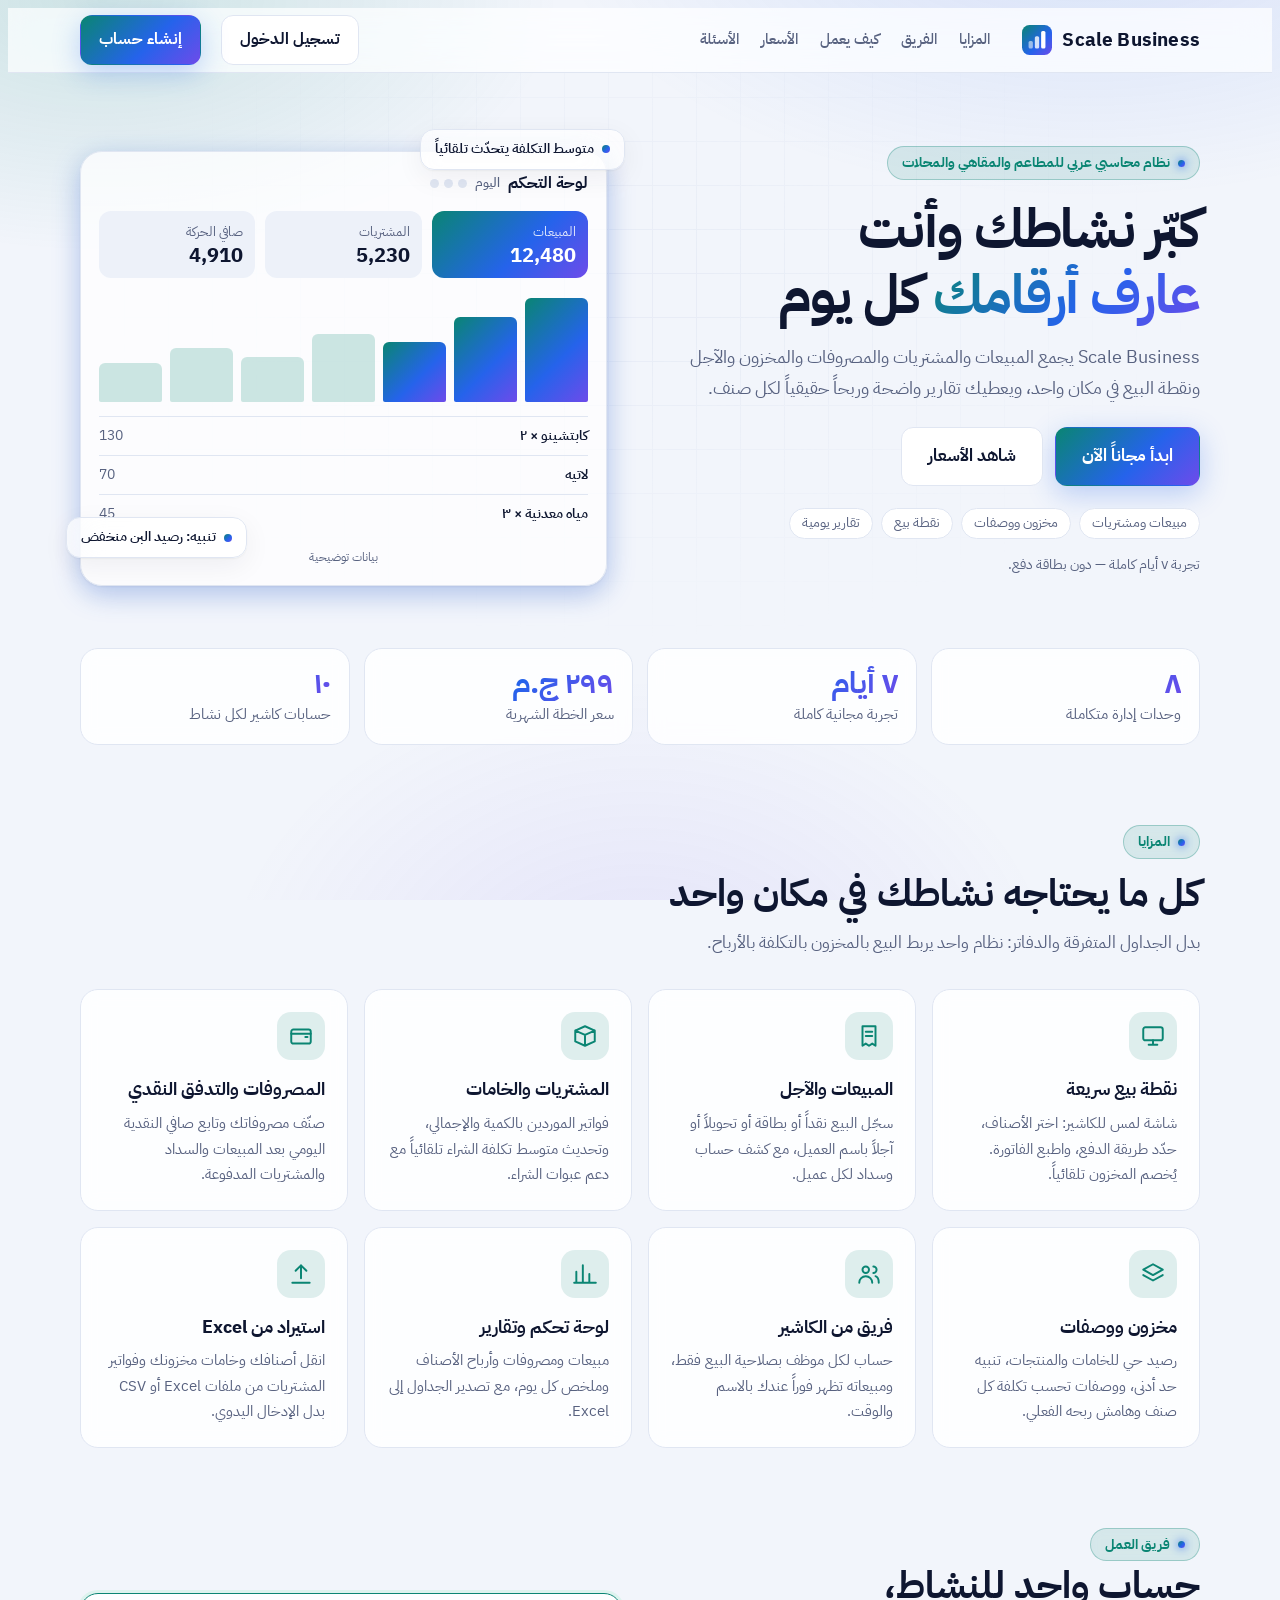
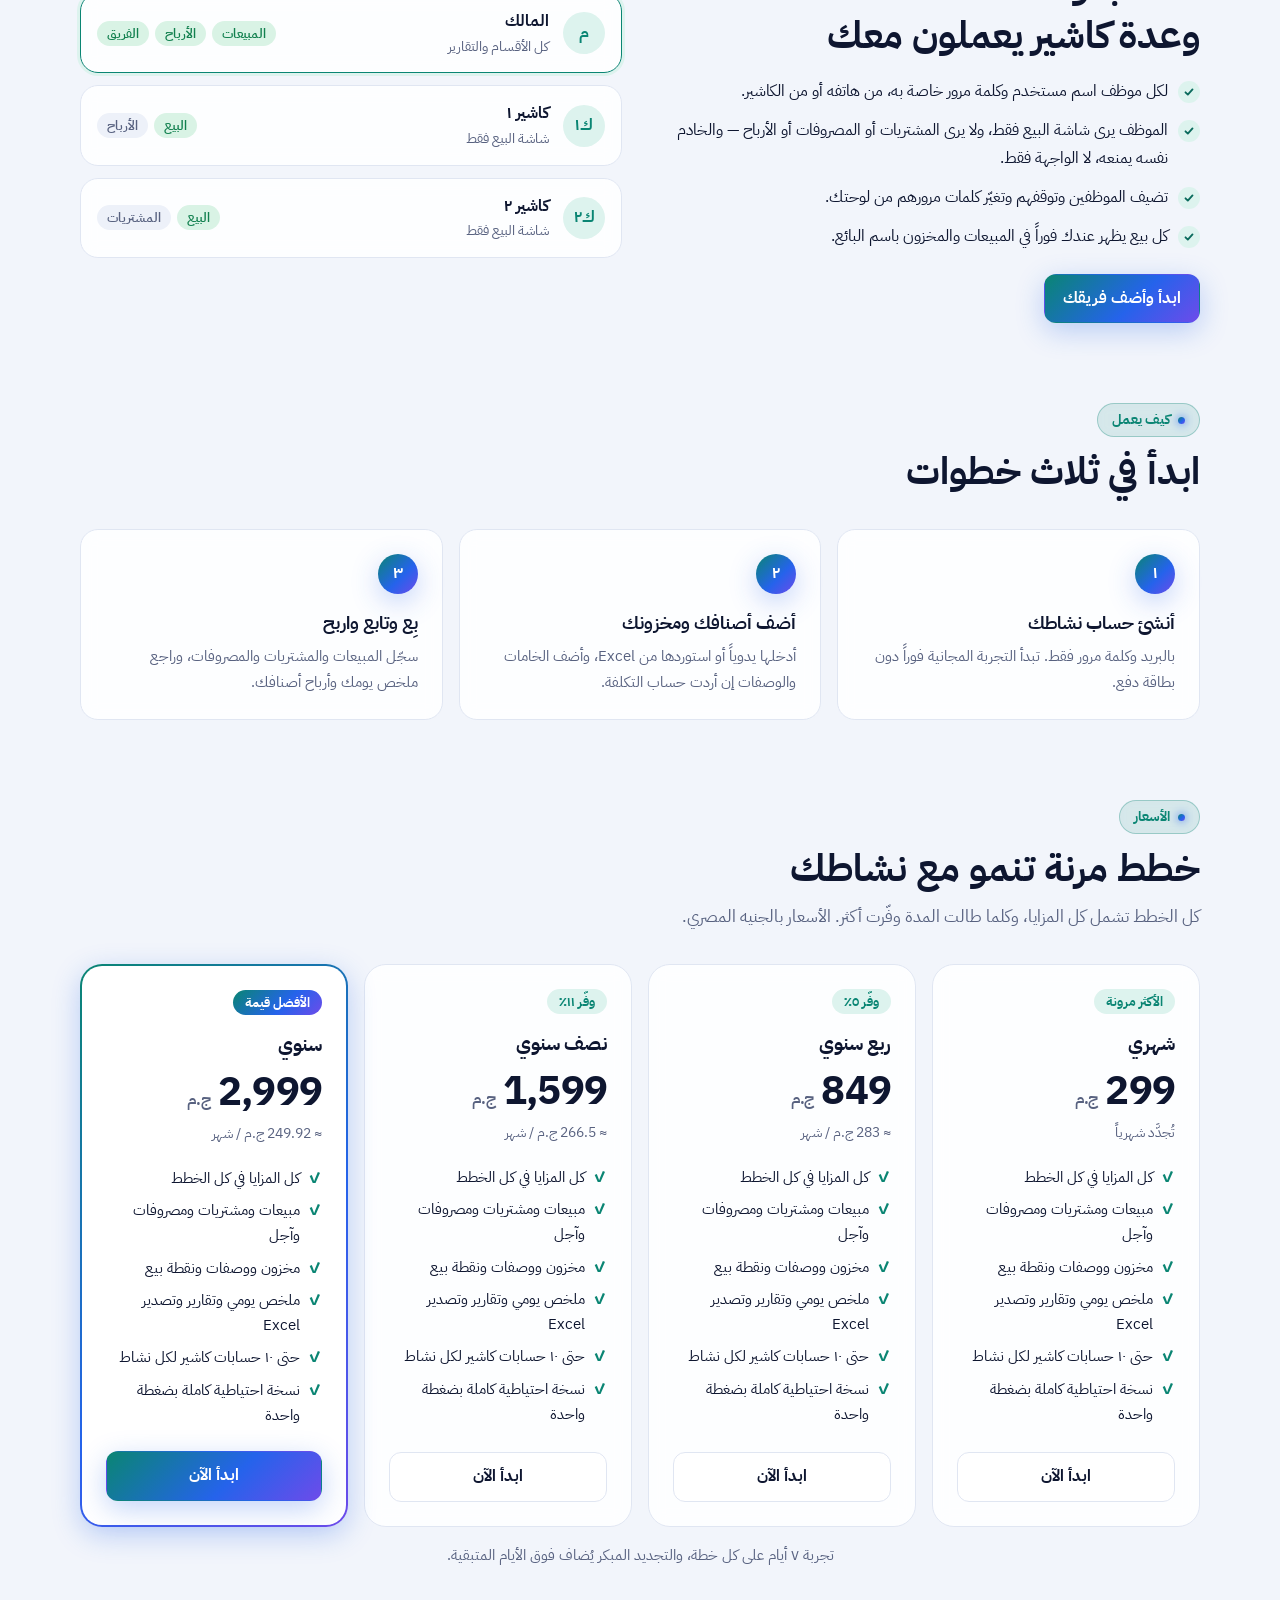
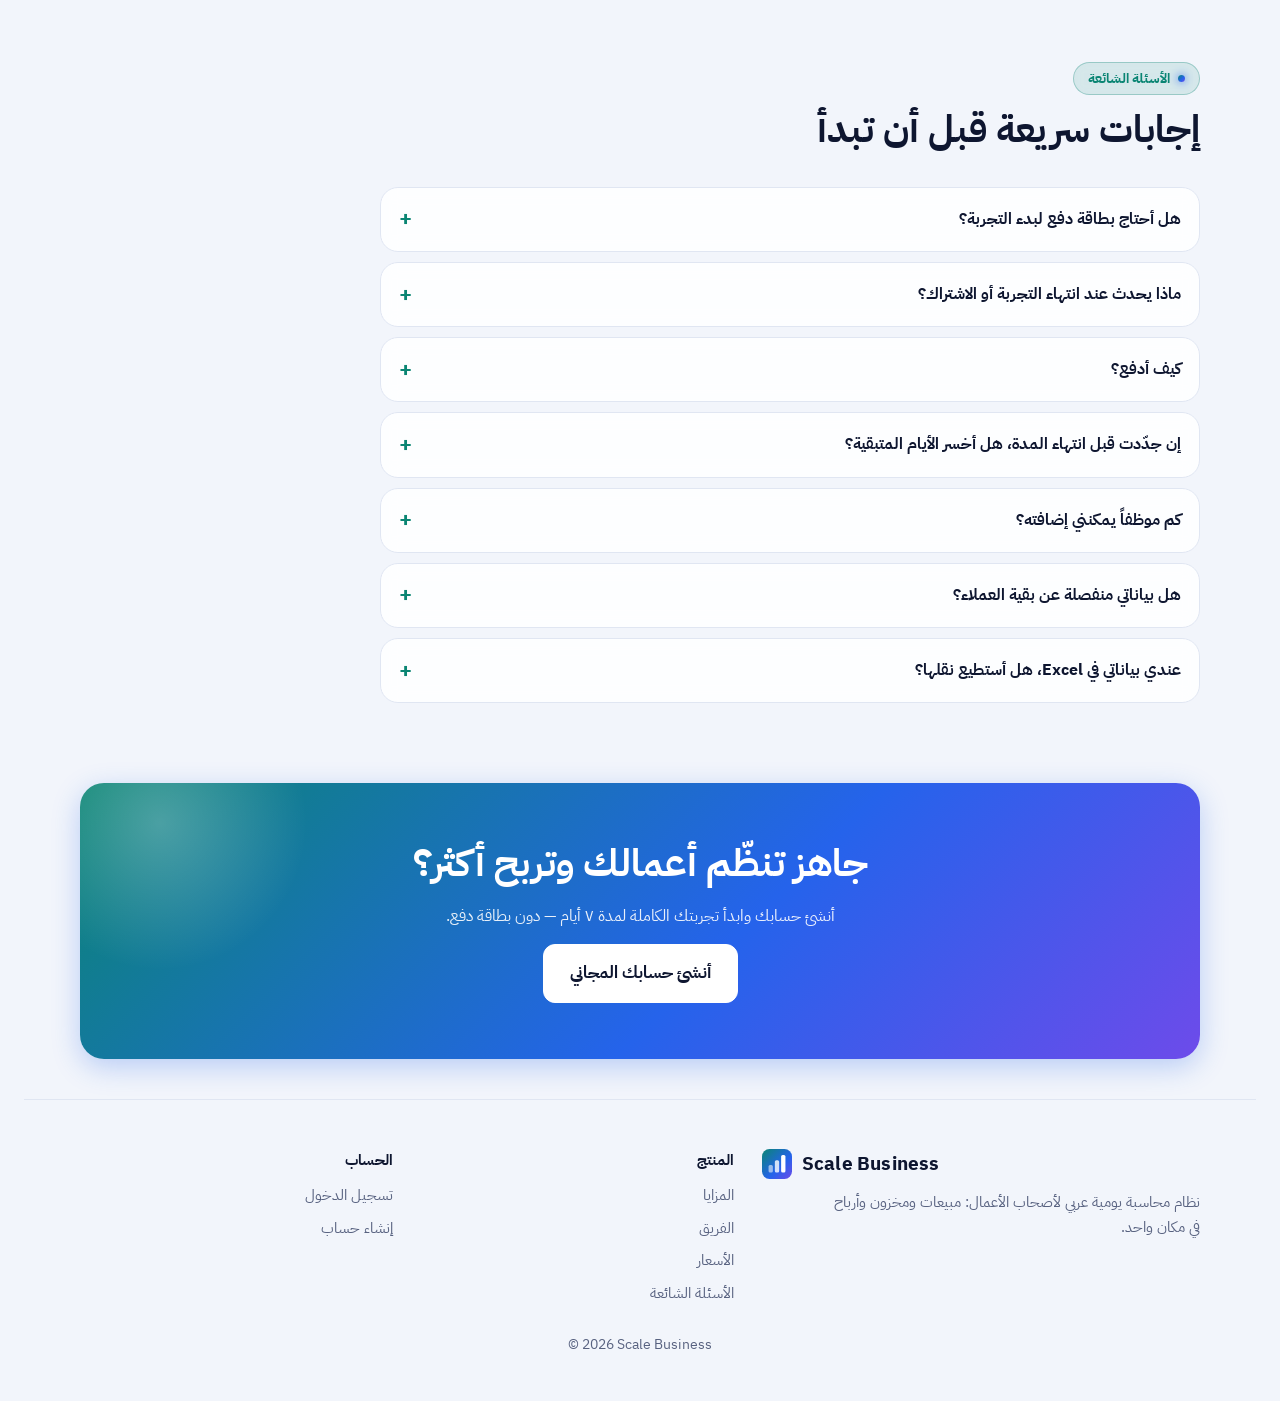
<file: public_html/scale-business/index.html>
<!doctype html>
<html lang="ar" dir="rtl">
<head>
<meta charset="utf-8">
<meta name="viewport" content="width=device-width,initial-scale=1,viewport-fit=cover">
<meta name="theme-color" content="#0B6B5D">
<title>Scale Business</title>
<meta name="claude:viewport-fit-sides" content="cover">
<meta name="description" content="Scale Business: نظام محاسبة يومية عربي للمطاعم والمقاهي والمحلات — مبيعات ومشتريات ومخزون ووصفات وآجل ونقطة بيع. جرّب ٧ أيام مجاناً.">
<link rel="icon" href="data:image/svg+xml,%3Csvg xmlns='http://www.w3.org/2000/svg' viewBox='0 0 32 32'%3E%3Crect width='32' height='32' rx='8' fill='%230B6B5D'/%3E%3Crect x='7' y='17' width='4.6' height='8' rx='1.6' fill='white' opacity='.55'/%3E%3Crect x='13.7' y='12' width='4.6' height='13' rx='1.6' fill='white' opacity='.8'/%3E%3Crect x='20.4' y='6.5' width='4.6' height='18.5' rx='1.6' fill='white'/%3E%3C/svg%3E">
<link rel="stylesheet" href="https://fonts.googleapis.com/css2?family=IBM+Plex+Sans+Arabic:wght@400;500;600;700;800&display=swap">
<style>
:root{--bg:#F3F6F5;--surface:#FFFFFF;--surface-2:#EAF0EE;--ink:#13211F;--muted:#55676409;--line:#D5DEDC;--accent:#0B6B5D;--accent-ink:#FFFFFF;--accent-soft:#D9EEE9;--good:#17794A;--good-soft:#D8F0E3;--warn:#9A5608;--warn-soft:#FBEBD3;--shadow:0 1px 2px rgba(19,33,31,.06),0 10px 30px rgba(19,33,31,.07);--font:'IBM Plex Sans Arabic','Segoe UI',Tahoma,Arial,sans-serif}
:root{--muted:#566865}
@media (prefers-color-scheme:dark){:root:not([data-theme="light"]){--bg:#0C1312;--surface:#141F1D;--surface-2:#1A2826;--ink:#E6F0EE;--muted:#93A8A4;--line:#27373A;--accent:#3DBBA4;--accent-ink:#06211C;--accent-soft:#17352F;--good:#59C58C;--good-soft:#143324;--warn:#E0A04A;--warn-soft:#3A2A12;--shadow:0 1px 2px rgba(0,0,0,.4),0 10px 30px rgba(0,0,0,.35);color-scheme:dark}}
:root[data-theme="dark"]{--bg:#0C1312;--surface:#141F1D;--surface-2:#1A2826;--ink:#E6F0EE;--muted:#93A8A4;--line:#27373A;--accent:#3DBBA4;--accent-ink:#06211C;--accent-soft:#17352F;--good:#59C58C;--good-soft:#143324;--warn:#E0A04A;--warn-soft:#3A2A12;--shadow:0 1px 2px rgba(0,0,0,.4),0 10px 30px rgba(0,0,0,.35);color-scheme:dark}
*{box-sizing:border-box}
html{scroll-behavior:smooth}
body{background:var(--bg);color:var(--ink);font-family:var(--font);font-size:16px;line-height:1.7;padding-left:max(16px,env(safe-area-inset-left,0px));padding-right:max(16px,env(safe-area-inset-right,0px));padding-block:0}
a{color:inherit;text-decoration:none}
button{font:inherit}
.c{max-width:1120px;margin-inline:auto}
.num{font-variant-numeric:tabular-nums;direction:ltr;unicode-bidi:isolate;display:inline-block}
.lg{width:30px;height:30px;flex:none}
.brand{display:flex;align-items:center;gap:10px;font-weight:800;font-size:19px;letter-spacing:.01em;direction:ltr;white-space:nowrap}
@media(max-width:420px){.brand{font-size:17px;gap:8px}.lg{width:26px;height:26px}.hd .c{gap:10px}.btn{padding:9px 14px}}
/* header */
.hd{position:sticky;top:env(safe-area-inset-top,0px);z-index:20;background:color-mix(in srgb,var(--bg) 88%,transparent);backdrop-filter:blur(10px);margin-inline:calc(-1*max(16px,env(safe-area-inset-left,0px)));padding-inline:max(16px,env(safe-area-inset-left,0px));border-bottom:1px solid var(--line)}
body::before{content:"";position:fixed;inset:0 0 auto;height:env(safe-area-inset-top,0px);z-index:30;background:var(--bg)}
.hd .c{display:flex;align-items:center;gap:20px;min-height:64px}
.nav{display:flex;gap:22px;margin-inline-start:12px;color:var(--muted);font-weight:500;font-size:15px}
.nav a:hover{color:var(--ink)}
.sp{flex:1}
.btn{display:inline-flex;align-items:center;justify-content:center;gap:8px;border-radius:10px;padding:10px 18px;font-weight:700;border:1px solid var(--line);background:var(--surface);color:var(--ink);cursor:pointer;white-space:nowrap}
.btn:hover{border-color:var(--accent)}
.btn.pri{background:var(--accent);border-color:var(--accent);color:var(--accent-ink)}
.btn.pri:hover{filter:brightness(1.08)}
.btn.lgb{padding:14px 26px;font-size:17px;border-radius:12px}
@media(max-width:820px){.nav{display:none}.hd .btn.ghost{display:none}}
:focus-visible{outline:2px solid var(--accent);outline-offset:3px}
/* hero */
.hero{display:grid;gap:40px;grid-template-columns:minmax(0,1.05fr) minmax(0,1fr);align-items:center;padding-block:72px 40px}
@media(max-width:900px){.hero{grid-template-columns:1fr;padding-block:36px 24px}}
.eyebrow{display:inline-flex;align-items:center;gap:8px;background:var(--accent-soft);color:var(--accent);padding:4px 14px;border-radius:999px;font-size:14px;font-weight:700}
h1{font-size:clamp(32px,5.2vw,54px);line-height:1.22;margin:16px 0 14px;font-weight:800;text-wrap:balance}
h1 em{font-style:normal;color:var(--accent)}
.lead{font-size:18px;color:var(--muted);max-width:56ch;margin:0 0 24px}
.cta{display:flex;gap:12px;flex-wrap:wrap}
.tags{display:flex;gap:8px;flex-wrap:wrap;margin-top:22px}
.tags span{font-size:13.5px;color:var(--muted);border:1px solid var(--line);border-radius:999px;padding:3px 12px;background:var(--surface)}
.note{margin-top:14px;font-size:14px;color:var(--muted)}
/* mock dashboard */
.mock{background:var(--surface);border:1px solid var(--line);border-radius:18px;box-shadow:var(--shadow);padding:18px;display:flex;flex-direction:column;gap:14px;min-width:0}
.mock .top{display:flex;align-items:center;gap:8px;font-weight:700}
.mock .top small{color:var(--muted);font-weight:500}
.dots{display:flex;gap:5px;margin-inline-start:auto;direction:ltr}.dots i{width:9px;height:9px;border-radius:50%;background:var(--line)}
.k3{display:grid;grid-template-columns:repeat(3,minmax(0,1fr));gap:10px}
.k{background:var(--surface-2);border-radius:12px;padding:10px 12px;min-width:0}
.k .l{font-size:12.5px;color:var(--muted)}.k .v{font-size:20px;font-weight:800;line-height:1.3}
.k.m{background:var(--accent);color:var(--accent-ink)}.k.m .l{color:inherit;opacity:.85}
.bars{display:flex;align-items:flex-end;gap:8px;height:110px;padding-top:6px;direction:ltr}
.bars i{flex:1;background:var(--accent-soft);border-radius:6px 6px 2px 2px;min-width:0}
.bars i:nth-child(n+5){background:var(--accent)}
.rows{display:flex;flex-direction:column;font-size:14px}
.rows div{display:flex;justify-content:space-between;gap:10px;padding-block:7px;border-top:1px solid var(--line)}
.rows b{font-weight:600}.rows span{color:var(--muted)}
.demo{font-size:12px;color:var(--muted);text-align:center}
/* stats */
.stats{display:grid;grid-template-columns:repeat(auto-fit,minmax(min(100%,200px),1fr));gap:14px;padding-block:16px 8px}
.stat{background:var(--surface);border:1px solid var(--line);border-radius:14px;padding:16px 18px}
.stat b{display:block;font-size:30px;line-height:1.2;color:var(--accent);font-weight:800}
.stat span{color:var(--muted);font-size:14.5px}
/* sections */
section{padding-block:72px 8px}
.sh{max-width:680px;margin-bottom:32px}
.sh .eyebrow{margin-bottom:10px}
h2{font-size:clamp(26px,3.6vw,38px);line-height:1.3;margin:0 0 10px;font-weight:800;text-wrap:balance}
.sh p{margin:0;color:var(--muted);font-size:17px}
.grid4{display:grid;grid-template-columns:repeat(auto-fit,minmax(min(100%,250px),1fr));gap:16px}
.card{background:var(--surface);border:1px solid var(--line);border-radius:16px;padding:22px;min-width:0;transition:transform .15s,border-color .15s}
.card:hover{border-color:var(--accent);transform:translateY(-2px)}
.card h3{margin:14px 0 6px;font-size:18px}
.card p{margin:0;color:var(--muted);font-size:15px}
.ic{width:26px;height:26px;color:var(--accent)}
.ib{width:48px;height:48px;border-radius:12px;background:var(--accent-soft);display:grid;place-items:center}
/* sellers */
.two{display:grid;gap:36px;grid-template-columns:minmax(0,1fr) minmax(0,1fr);align-items:center}
@media(max-width:900px){.two{grid-template-columns:1fr}}
.ul{list-style:none;margin:18px 0 24px;padding:0;display:flex;flex-direction:column;gap:12px}
.ul li{display:flex;gap:10px;align-items:flex-start}
.ul li::before{content:"";flex:none;width:22px;height:22px;margin-top:3px;border-radius:50%;background:var(--accent-soft) url("data:image/svg+xml,%3Csvg xmlns='http://www.w3.org/2000/svg' viewBox='0 0 24 24' fill='none' stroke='%230B6B5D' stroke-width='3.2' stroke-linecap='round' stroke-linejoin='round'%3E%3Cpath d='M6 12.5l4 4 8-9'/%3E%3C/svg%3E") center/14px no-repeat}
.roles{display:flex;flex-direction:column;gap:12px}
.role{background:var(--surface);border:1px solid var(--line);border-radius:14px;padding:14px 16px;display:flex;align-items:center;gap:14px;min-width:0}
.role.own{border-color:var(--accent);box-shadow:0 0 0 3px var(--accent-soft)}
.av{width:42px;height:42px;border-radius:50%;background:var(--accent-soft);color:var(--accent);display:grid;place-items:center;font-weight:800;flex:none}
.role .t{font-weight:700}.role .s{font-size:13.5px;color:var(--muted)}
.chips{display:flex;gap:6px;flex-wrap:wrap;margin-inline-start:auto}
.chip{font-size:12.5px;font-weight:600;padding:2px 10px;border-radius:999px;background:var(--good-soft);color:var(--good);white-space:nowrap}
.chip.no{background:var(--surface-2);color:var(--muted)}
@media(max-width:520px){.role{flex-wrap:wrap}.chips{margin-inline-start:0}}
/* steps */
.steps{display:grid;grid-template-columns:repeat(auto-fit,minmax(min(100%,260px),1fr));gap:16px;counter-reset:s}
.step{background:var(--surface);border:1px solid var(--line);border-radius:16px;padding:24px;position:relative}
.step::before{counter-increment:s;content:counter(s,arabic-indic);display:grid;place-items:center;width:40px;height:40px;border-radius:50%;background:var(--accent);color:var(--accent-ink);font-weight:800;margin-bottom:14px}
.step h3{margin:0 0 6px;font-size:18px}.step p{margin:0;color:var(--muted);font-size:15px}
/* pricing */
.plans{display:grid;grid-template-columns:repeat(auto-fit,minmax(min(100%,235px),1fr));gap:16px;align-items:stretch}
.plan{background:var(--surface);border:1px solid var(--line);border-radius:18px;padding:24px;display:flex;flex-direction:column;gap:6px;min-width:0;position:relative}
.plan.best{border:2px solid var(--accent);box-shadow:var(--shadow)}
.badge{align-self:flex-start;font-size:12.5px;font-weight:700;background:var(--accent-soft);color:var(--accent);padding:2px 12px;border-radius:999px}
.plan.best .badge{background:var(--accent);color:var(--accent-ink)}
.plan h3{margin:8px 0 0;font-size:19px}
.price{font-size:40px;font-weight:800;line-height:1.2}.price small{font-size:16px;font-weight:600;color:var(--muted)}
.per{font-size:14px;color:var(--muted);min-height:23px}
.plan ul{list-style:none;padding:0;margin:14px 0 18px;display:flex;flex-direction:column;gap:8px;font-size:14.5px;flex:1}
.plan li{display:flex;gap:8px}.plan li::before{content:"✓";color:var(--accent);font-weight:800}
.plan .btn{width:100%}
.pnote{margin-top:16px;color:var(--muted);font-size:14.5px;text-align:center}
/* faq */
.faq{max-width:820px;display:flex;flex-direction:column;gap:10px}
details{background:var(--surface);border:1px solid var(--line);border-radius:14px;padding:4px 18px}
summary{cursor:pointer;font-weight:700;padding-block:14px;list-style:none;display:flex;justify-content:space-between;gap:12px;align-items:center}
summary::-webkit-details-marker{display:none}
summary::after{content:"+";font-size:22px;color:var(--accent);line-height:1}
details[open] summary::after{content:"−"}
details p{margin:0 0 16px;color:var(--muted)}
/* final */
.final{margin-top:72px;background:var(--accent);color:var(--accent-ink);border-radius:24px;padding:clamp(28px,5vw,56px);text-align:center;display:flex;flex-direction:column;align-items:center;gap:14px}
.final h2{margin:0}.final p{margin:0;opacity:.9}
.final .btn{background:var(--accent-ink);color:var(--accent);border-color:var(--accent-ink)}
/* footer */
footer{padding-block:48px 36px;margin-top:40px;border-top:1px solid var(--line)}
.fg{display:grid;gap:28px;grid-template-columns:minmax(0,1.4fr) repeat(2,minmax(0,1fr))}
@media(max-width:700px){.fg{grid-template-columns:1fr 1fr}.fg>:first-child{grid-column:1/-1}}
footer p{color:var(--muted);font-size:14.5px;margin:10px 0 0;max-width:42ch}
footer h4{margin:0 0 10px;font-size:15px}
footer ul{list-style:none;margin:0;padding:0;display:flex;flex-direction:column;gap:8px;color:var(--muted);font-size:14.5px}
footer ul a:hover{color:var(--accent)}
.copy{margin-top:28px;color:var(--muted);font-size:13.5px;text-align:center}
@media (prefers-reduced-motion:reduce){html{scroll-behavior:auto}.card{transition:none}}

/* =====================================================================
   Modern layer — AI-era look: aurora backdrop, glass surfaces, gradient accents
   ===================================================================== */
:root{
  --bg:#F2F5FB; --surface:#FFFFFF; --surface-2:#EDF1F9; --ink:#0E1630; --muted:#586280; --line:#E0E6F2;
  --accent:#0A8573; --accent-ink:#FFFFFF; --accent-soft:#DDF3EE; --accent-2:#5B4BE0;
  --g1:#0A8573; --g2:#2563EB; --g3:#6D4BEA;
  --grad:linear-gradient(135deg,var(--g1) 0%,var(--g2) 58%,var(--g3) 100%);
  --glow:0 8px 28px rgba(37,99,235,.28);
  --warn:#9A5608; --warn-soft:#FFF0D6; --bad:#BE2A37; --bad-soft:#FDE3E5; --good:#12804F; --good-soft:#D9F3E5;
  --shadow:0 1px 2px rgba(14,22,48,.05),0 8px 28px rgba(14,22,48,.06);
  --glass:rgba(255,255,255,.72);
  --aurora:radial-gradient(900px 480px at 85% -10%,rgba(37,99,235,.14),transparent 60%),radial-gradient(760px 420px at 8% 0%,rgba(10,133,115,.16),transparent 60%),radial-gradient(700px 520px at 50% 110%,rgba(109,75,234,.10),transparent 60%);
  --radius:18px;
}
@media (prefers-color-scheme:dark){:root:not([data-theme="light"]){
  --bg:#060A14; --surface:#0D1424; --surface-2:#131C31; --ink:#E7EDFB; --muted:#8B97B3; --line:#1D2845;
  --accent:#35D6B6; --accent-ink:#04201B; --accent-soft:rgba(53,214,182,.13); --accent-2:#8D7CFF;
  --g1:#35D6B6; --g2:#4C9BFF; --g3:#8D7CFF;
  --grad:linear-gradient(135deg,#35D6B6 0%,#4C9BFF 100%);
  --glow:0 8px 30px rgba(76,155,255,.30);
  --warn:#F0B056; --warn-soft:rgba(240,176,86,.14); --bad:#FF8D96; --bad-soft:rgba(255,141,150,.14); --good:#5FD39A; --good-soft:rgba(95,211,154,.14);
  --shadow:0 1px 2px rgba(0,0,0,.5),0 10px 34px rgba(0,0,0,.35);
  --glass:rgba(13,20,36,.62);
  --aurora:radial-gradient(900px 480px at 85% -10%,rgba(76,155,255,.18),transparent 60%),radial-gradient(760px 420px at 8% 0%,rgba(53,214,182,.16),transparent 60%),radial-gradient(700px 520px at 50% 110%,rgba(141,124,255,.14),transparent 60%);
  color-scheme:dark}}
:root[data-theme="dark"]{
  --bg:#060A14; --surface:#0D1424; --surface-2:#131C31; --ink:#E7EDFB; --muted:#8B97B3; --line:#1D2845;
  --accent:#35D6B6; --accent-ink:#04201B; --accent-soft:rgba(53,214,182,.13); --accent-2:#8D7CFF;
  --g1:#35D6B6; --g2:#4C9BFF; --g3:#8D7CFF;
  --grad:linear-gradient(135deg,#35D6B6 0%,#4C9BFF 100%);
  --glow:0 8px 30px rgba(76,155,255,.30);
  --warn:#F0B056; --warn-soft:rgba(240,176,86,.14); --bad:#FF8D96; --bad-soft:rgba(255,141,150,.14); --good:#5FD39A; --good-soft:rgba(95,211,154,.14);
  --shadow:0 1px 2px rgba(0,0,0,.5),0 10px 34px rgba(0,0,0,.35);
  --glass:rgba(13,20,36,.62);
  --aurora:radial-gradient(900px 480px at 85% -10%,rgba(76,155,255,.18),transparent 60%),radial-gradient(760px 420px at 8% 0%,rgba(53,214,182,.16),transparent 60%),radial-gradient(700px 520px at 50% 110%,rgba(141,124,255,.14),transparent 60%);
  color-scheme:dark}

body::after{content:"";position:fixed;inset:0;z-index:-1;pointer-events:none;background:var(--aurora)}
body::before{background:color-mix(in srgb,var(--bg) 80%,transparent)!important}
.lg>rect:first-child{fill:url(#mzg) var(--accent)}
.hd{background:var(--glass);backdrop-filter:blur(16px) saturate(1.5)}
.btn{border-radius:12px}
.btn.pri{background:var(--grad);border-color:transparent;color:var(--accent-ink);box-shadow:var(--glow)}
.btn.pri:hover{transform:translateY(-1px)}
.eyebrow{background:color-mix(in srgb,var(--accent) 12%,transparent);border:1px solid color-mix(in srgb,var(--accent) 30%,transparent);backdrop-filter:blur(6px)}
.eyebrow::before{content:"";width:7px;height:7px;border-radius:50%;background:var(--grad);box-shadow:0 0 10px var(--g2)}
h1{letter-spacing:-.02em}
h1 em{background:var(--grad);-webkit-background-clip:text;background-clip:text;color:transparent}
.hero{position:relative}
.hero::before{content:"";position:absolute;inset:-20px 0;z-index:-1;background-image:linear-gradient(var(--line) 1px,transparent 1px),linear-gradient(90deg,var(--line) 1px,transparent 1px);background-size:44px 44px;-webkit-mask-image:radial-gradient(ellipse at 50% 40%,#000 10%,transparent 70%);mask-image:radial-gradient(ellipse at 50% 40%,#000 10%,transparent 70%);opacity:.55}
.mock{background:var(--glass);backdrop-filter:blur(14px);border-radius:22px;box-shadow:var(--shadow),var(--glow)}
.k.m{background:var(--grad)}
.bars i{background:color-mix(in srgb,var(--accent) 20%,transparent)}
.bars i:nth-child(n+5){background:var(--grad)}
.float{position:absolute;z-index:3;background:var(--glass);backdrop-filter:blur(12px);border:1px solid var(--line);border-radius:14px;padding:8px 14px;font-size:13.5px;font-weight:600;box-shadow:var(--shadow);display:flex;gap:8px;align-items:center;white-space:nowrap}
.float i{width:8px;height:8px;border-radius:50%;background:var(--grad)}
.mockwrap{position:relative;min-width:0;padding-block:6px}
.f1{top:-16px;inset-inline-start:-18px}.f2{bottom:34px;inset-inline-end:-14px}
@media(max-width:900px){.f1{inset-inline-start:8px}.f2{inset-inline-end:8px}}
.stat,.card,.step,.role,details{background:color-mix(in srgb,var(--surface) 86%,transparent);backdrop-filter:blur(8px);border-radius:18px}
.stat b{background:var(--grad);-webkit-background-clip:text;background-clip:text;color:transparent}
.ib{background:color-mix(in srgb,var(--accent) 13%,transparent);border-radius:14px}
.card:hover{box-shadow:var(--shadow)}
.step::before{background:var(--grad);color:var(--accent-ink);box-shadow:var(--glow)}
.plan{border-radius:22px;background:color-mix(in srgb,var(--surface) 86%,transparent);backdrop-filter:blur(8px)}
.plan.best{border:2px solid transparent;background:linear-gradient(var(--surface),var(--surface)) padding-box,var(--grad) border-box;box-shadow:var(--glow)}
.plan.best .badge{background:var(--grad)}
.price{letter-spacing:-.02em}
.final{background:var(--grad);box-shadow:var(--glow);position:relative;overflow:hidden}
.final::after{content:"";position:absolute;width:320px;height:320px;border-radius:50%;inset:-120px auto auto -80px;background:radial-gradient(circle,rgba(255,255,255,.25),transparent 65%);pointer-events:none}
.final .btn{background:var(--accent-ink);color:var(--ink);box-shadow:none}
@media (prefers-reduced-motion:no-preference){.hero>*{animation:rise .6s cubic-bezier(.2,.7,.2,1) both}.hero>*:nth-child(2){animation-delay:.1s}@keyframes rise{from{opacity:0;transform:translateY(12px)}to{opacity:1;transform:none}}}
</style>
</head>
<body>
<svg width="0" height="0" style="position:absolute" aria-hidden="true" focusable="false"><defs><linearGradient id="mzg" x1="0" y1="0" x2="1" y2="1"><stop offset="0" style="stop-color:var(--g1)"/><stop offset=".6" style="stop-color:var(--g2)"/><stop offset="1" style="stop-color:var(--g3)"/></linearGradient><linearGradient id="mzbar" x1="0" y1="0" x2="0" y2="1"><stop offset="0" style="stop-color:var(--g2)"/><stop offset="1" style="stop-color:var(--g1)"/></linearGradient></defs></svg>
<header class="hd"><div class="c">
  <a class="brand" href="#top" aria-label="Scale Business"><svg class="lg" viewBox="0 0 32 32" aria-hidden="true"><rect width="32" height="32" rx="8" fill="var(--accent)"/><rect x="7" y="17" width="4.6" height="8" rx="1.6" fill="var(--accent-ink)" opacity=".55"/><rect x="13.7" y="12" width="4.6" height="13" rx="1.6" fill="var(--accent-ink)" opacity=".8"/><rect x="20.4" y="6.5" width="4.6" height="18.5" rx="1.6" fill="var(--accent-ink)"/></svg><span>Scale Business</span></a>
  <nav class="nav" aria-label="التنقل"><a href="#features">المزايا</a><a href="#sellers">الفريق</a><a href="#how">كيف يعمل</a><a href="#pricing">الأسعار</a><a href="#faq">الأسئلة</a></nav>
  <span class="sp"></span>
  <a class="btn ghost" href="/app/">تسجيل الدخول</a>
  <a class="btn pri" href="/app/">إنشاء حساب</a>
</div></header>

<main id="top">
<div class="c">
 <div class="hero">
  <div>
   <span class="eyebrow">نظام محاسبي عربي للمطاعم والمقاهي والمحلات</span>
   <h1>كبّر نشاطك وأنت <em>عارف أرقامك</em> كل يوم</h1>
   <p class="lead">Scale Business يجمع المبيعات والمشتريات والمصروفات والمخزون والآجل ونقطة البيع في مكان واحد، ويعطيك تقارير واضحة وربحاً حقيقياً لكل صنف.</p>
   <div class="cta"><a class="btn pri lgb" href="/app/">ابدأ مجاناً الآن</a><a class="btn lgb" href="#pricing">شاهد الأسعار</a></div>
   <div class="tags"><span>مبيعات ومشتريات</span><span>مخزون ووصفات</span><span>نقطة بيع</span><span>تقارير يومية</span></div>
   <p class="note">تجربة ٧ أيام كاملة — دون بطاقة دفع.</p>
  </div>
  <div class="mockwrap"><span class="float f1"><i></i>متوسط التكلفة يتحدّث تلقائياً</span><span class="float f2"><i></i>تنبيه: رصيد البن منخفض</span><div class="mock" role="img" aria-label="مثال على لوحة التحكم">
   <div class="top"><span>لوحة التحكم</span><small>اليوم</small><span class="dots"><i></i><i></i><i></i></span></div>
   <div class="k3"><div class="k m"><div class="l">المبيعات</div><div class="v"><span class="num">12,480</span></div></div><div class="k"><div class="l">المشتريات</div><div class="v"><span class="num">5,230</span></div></div><div class="k"><div class="l">صافي الحركة</div><div class="v"><span class="num">4,910</span></div></div></div>
   <div class="bars" aria-hidden="true"><i style="height:38%"></i><i style="height:52%"></i><i style="height:44%"></i><i style="height:66%"></i><i style="height:58%"></i><i style="height:82%"></i><i style="height:100%"></i></div>
   <div class="rows"><div><b>كابتشينو × ٢</b><span class="num">130</span></div><div><b>لاتيه</b><span class="num">70</span></div><div><b>مياه معدنية × ٣</b><span class="num">45</span></div></div>
   <div class="demo">بيانات توضيحية</div>
  </div></div>
 </div>
 <div class="stats">
  <div class="stat"><b>٨</b><span>وحدات إدارة متكاملة</span></div>
  <div class="stat"><b>٧ أيام</b><span>تجربة مجانية كاملة</span></div>
  <div class="stat"><b>٢٩٩ ج.م</b><span>سعر الخطة الشهرية</span></div>
  <div class="stat"><b>١٠</b><span>حسابات كاشير لكل نشاط</span></div>
 </div>
</div>

<div class="c"><section id="features">
 <div class="sh"><span class="eyebrow">المزايا</span><h2>كل ما يحتاجه نشاطك في مكان واحد</h2><p>بدل الجداول المتفرقة والدفاتر: نظام واحد يربط البيع بالمخزون بالتكلفة بالأرباح.</p></div>
 <div class="grid4"><article class="card"><div class="ib"><svg class="ic" viewBox="0 0 24 24" fill="none" stroke="currentColor" stroke-width="1.8" stroke-linecap="round" stroke-linejoin="round" aria-hidden="true"><rect x="3" y="4" width="18" height="12" rx="2"/><path d="M8 20h8M12 16v4"/></svg></div><h3>نقطة بيع سريعة</h3><p>شاشة لمس للكاشير: اختر الأصناف، حدّد طريقة الدفع، واطبع الفاتورة. يُخصم المخزون تلقائياً.</p></article><article class="card"><div class="ib"><svg class="ic" viewBox="0 0 24 24" fill="none" stroke="currentColor" stroke-width="1.8" stroke-linecap="round" stroke-linejoin="round" aria-hidden="true"><path d="M6 3h12v18l-3-2-3 2-3-2-3 2z"/><path d="M9 8h6M9 12h6"/></svg></div><h3>المبيعات والآجل</h3><p>سجّل البيع نقداً أو بطاقة أو تحويلاً أو آجلاً باسم العميل، مع كشف حساب وسداد لكل عميل.</p></article><article class="card"><div class="ib"><svg class="ic" viewBox="0 0 24 24" fill="none" stroke="currentColor" stroke-width="1.8" stroke-linecap="round" stroke-linejoin="round" aria-hidden="true"><path d="M3 7l9-4 9 4-9 4zM3 7v10l9 4 9-4V7M12 11v10"/></svg></div><h3>المشتريات والخامات</h3><p>فواتير الموردين بالكمية والإجمالي، وتحديث متوسط تكلفة الشراء تلقائياً مع دعم عبوات الشراء.</p></article><article class="card"><div class="ib"><svg class="ic" viewBox="0 0 24 24" fill="none" stroke="currentColor" stroke-width="1.8" stroke-linecap="round" stroke-linejoin="round" aria-hidden="true"><rect x="3" y="6" width="18" height="13" rx="2"/><path d="M16 13h2M3 10h18"/></svg></div><h3>المصروفات والتدفق النقدي</h3><p>صنّف مصروفاتك وتابع صافي النقدية اليومي بعد المبيعات والسداد والمشتريات المدفوعة.</p></article><article class="card"><div class="ib"><svg class="ic" viewBox="0 0 24 24" fill="none" stroke="currentColor" stroke-width="1.8" stroke-linecap="round" stroke-linejoin="round" aria-hidden="true"><path d="M12 3l9 5-9 5-9-5zM3 13l9 5 9-5"/></svg></div><h3>مخزون ووصفات</h3><p>رصيد حي للخامات والمنتجات، تنبيه حد أدنى، ووصفات تحسب تكلفة كل صنف وهامش ربحه الفعلي.</p></article><article class="card"><div class="ib"><svg class="ic" viewBox="0 0 24 24" fill="none" stroke="currentColor" stroke-width="1.8" stroke-linecap="round" stroke-linejoin="round" aria-hidden="true"><circle cx="9" cy="8" r="3"/><path d="M3 20c0-3.3 2.7-6 6-6s6 2.7 6 6M16 5a3 3 0 010 6M18 14c2 .7 3 2.6 3 6"/></svg></div><h3>فريق من الكاشير</h3><p>حساب لكل موظف بصلاحية البيع فقط، ومبيعاته تظهر فوراً عندك بالاسم والوقت.</p></article><article class="card"><div class="ib"><svg class="ic" viewBox="0 0 24 24" fill="none" stroke="currentColor" stroke-width="1.8" stroke-linecap="round" stroke-linejoin="round" aria-hidden="true"><path d="M4 20V10M10 20V4M16 20v-8M22 20H2"/></svg></div><h3>لوحة تحكم وتقارير</h3><p>مبيعات ومصروفات وأرباح الأصناف وملخص كل يوم، مع تصدير الجداول إلى Excel.</p></article><article class="card"><div class="ib"><svg class="ic" viewBox="0 0 24 24" fill="none" stroke="currentColor" stroke-width="1.8" stroke-linecap="round" stroke-linejoin="round" aria-hidden="true"><path d="M12 16V4M7 9l5-5 5 5M4 20h16"/></svg></div><h3>استيراد من Excel</h3><p>انقل أصنافك وخامات مخزونك وفواتير المشتريات من ملفات Excel أو CSV بدل الإدخال اليدوي.</p></article></div>
</section></div>

<div class="c"><section id="sellers"><div class="two">
 <div>
  <span class="eyebrow">فريق العمل</span>
  <h2>حساب واحد للنشاط، وعدة كاشير يعملون معك</h2>
  <ul class="ul"><li>لكل موظف اسم مستخدم وكلمة مرور خاصة به، من هاتفه أو من الكاشير.</li><li>الموظف يرى شاشة البيع فقط، ولا يرى المشتريات أو المصروفات أو الأرباح — والخادم نفسه يمنعه، لا الواجهة فقط.</li><li>تضيف الموظفين وتوقفهم وتغيّر كلمات مرورهم من لوحتك.</li><li>كل بيع يظهر عندك فوراً في المبيعات والمخزون باسم البائع.</li></ul>
  <a class="btn pri" href="/app/">ابدأ وأضف فريقك</a>
 </div>
 <div class="roles" aria-label="الصلاحيات">
  <div class="role own"><span class="av">م</span><div><div class="t">المالك</div><div class="s">كل الأقسام والتقارير</div></div><span class="chips"><span class="chip">المبيعات</span><span class="chip">الأرباح</span><span class="chip">الفريق</span></span></div>
  <div class="role"><span class="av">ك١</span><div><div class="t">كاشير ١</div><div class="s">شاشة البيع فقط</div></div><span class="chips"><span class="chip">البيع</span><span class="chip no">الأرباح</span></span></div>
  <div class="role"><span class="av">ك٢</span><div><div class="t">كاشير ٢</div><div class="s">شاشة البيع فقط</div></div><span class="chips"><span class="chip">البيع</span><span class="chip no">المشتريات</span></span></div>
 </div>
</div></section></div>

<div class="c"><section id="how">
 <div class="sh"><span class="eyebrow">كيف يعمل</span><h2>ابدأ في ثلاث خطوات</h2></div>
 <div class="steps">
  <div class="step"><h3>أنشئ حساب نشاطك</h3><p>بالبريد وكلمة مرور فقط. تبدأ التجربة المجانية فوراً دون بطاقة دفع.</p></div>
  <div class="step"><h3>أضف أصنافك ومخزونك</h3><p>أدخلها يدوياً أو استوردها من Excel، وأضف الخامات والوصفات إن أردت حساب التكلفة.</p></div>
  <div class="step"><h3>بِع وتابع واربح</h3><p>سجّل المبيعات والمشتريات والمصروفات، وراجع ملخص يومك وأرباح أصنافك.</p></div>
 </div>
</section></div>

<div class="c"><section id="pricing">
 <div class="sh"><span class="eyebrow">الأسعار</span><h2>خطط مرنة تنمو مع نشاطك</h2><p>كل الخطط تشمل كل المزايا، وكلما طالت المدة وفّرت أكثر. الأسعار بالجنيه المصري.</p></div>
 <div class="plans"><div class="plan"><span class="badge">الأكثر مرونة</span><h3>شهري</h3><div class="price"><span class="num">299</span> <small>ج.م</small></div><div class="per">تُجدَّد شهرياً</div><ul><li>كل المزايا في كل الخطط</li><li>مبيعات ومشتريات ومصروفات وآجل</li><li>مخزون ووصفات ونقطة بيع</li><li>ملخص يومي وتقارير وتصدير Excel</li><li>حتى ١٠ حسابات كاشير لكل نشاط</li><li>نسخة احتياطية كاملة بضغطة واحدة</li></ul><a class="btn" href="/app/">ابدأ الآن</a></div><div class="plan"><span class="badge">وفّر ٥٪</span><h3>ربع سنوي</h3><div class="price"><span class="num">849</span> <small>ج.م</small></div><div class="per">≈ <span class=num>283</span> ج.م / شهر</div><ul><li>كل المزايا في كل الخطط</li><li>مبيعات ومشتريات ومصروفات وآجل</li><li>مخزون ووصفات ونقطة بيع</li><li>ملخص يومي وتقارير وتصدير Excel</li><li>حتى ١٠ حسابات كاشير لكل نشاط</li><li>نسخة احتياطية كاملة بضغطة واحدة</li></ul><a class="btn" href="/app/">ابدأ الآن</a></div><div class="plan"><span class="badge">وفّر ١١٪</span><h3>نصف سنوي</h3><div class="price"><span class="num">1,599</span> <small>ج.م</small></div><div class="per">≈ <span class=num>266.5</span> ج.م / شهر</div><ul><li>كل المزايا في كل الخطط</li><li>مبيعات ومشتريات ومصروفات وآجل</li><li>مخزون ووصفات ونقطة بيع</li><li>ملخص يومي وتقارير وتصدير Excel</li><li>حتى ١٠ حسابات كاشير لكل نشاط</li><li>نسخة احتياطية كاملة بضغطة واحدة</li></ul><a class="btn" href="/app/">ابدأ الآن</a></div><div class="plan best"><span class="badge">الأفضل قيمة</span><h3>سنوي</h3><div class="price"><span class="num">2,999</span> <small>ج.م</small></div><div class="per">≈ <span class=num>249.92</span> ج.م / شهر</div><ul><li>كل المزايا في كل الخطط</li><li>مبيعات ومشتريات ومصروفات وآجل</li><li>مخزون ووصفات ونقطة بيع</li><li>ملخص يومي وتقارير وتصدير Excel</li><li>حتى ١٠ حسابات كاشير لكل نشاط</li><li>نسخة احتياطية كاملة بضغطة واحدة</li></ul><a class="btn pri" href="/app/">ابدأ الآن</a></div></div>
 <p class="pnote">تجربة ٧ أيام على كل خطة، والتجديد المبكر يُضاف فوق الأيام المتبقية.</p>
</section></div>

<div class="c"><section id="faq">
 <div class="sh"><span class="eyebrow">الأسئلة الشائعة</span><h2>إجابات سريعة قبل أن تبدأ</h2></div>
 <div class="faq"><details><summary>هل أحتاج بطاقة دفع لبدء التجربة؟</summary><p>لا. تنشئ حسابك وتجرّب النظام كاملاً لمدة ٧ أيام دون إدخال أي بيانات دفع.</p></details><details><summary>ماذا يحدث عند انتهاء التجربة أو الاشتراك؟</summary><p>يتوقف الإدخال حتى تجدّد، لكن بياناتك تبقى محفوظة ويمكنك عرضها وتنزيل نسخة كاملة منها في أي وقت. وبمجرد الاشتراك يعود كل شيء كما كان.</p></details><details><summary>كيف أدفع؟</summary><p>بالبطاقة عبر بوابة Paymob الآمنة. لا نحتفظ ببيانات بطاقتك، ويُفعَّل اشتراكك تلقائياً بعد نجاح الدفع.</p></details><details><summary>إن جدّدت قبل انتهاء المدة، هل أخسر الأيام المتبقية؟</summary><p>لا. المدة الجديدة تُضاف فوق الأيام المتبقية في اشتراكك.</p></details><details><summary>كم موظفاً يمكنني إضافته؟</summary><p>حتى ١٠ حسابات كاشير لكل نشاط. الموظف يرى شاشة البيع فقط ولا يرى المشتريات أو الأرباح.</p></details><details><summary>هل بياناتي منفصلة عن بقية العملاء؟</summary><p>نعم. بيانات كل نشاط معزولة تماماً، ولا يصل إليها إلا مالك النشاط وموظفوه بحدود صلاحياتهم.</p></details><details><summary>عندي بياناتي في Excel، هل أستطيع نقلها؟</summary><p>نعم. يمكنك استيراد الأصناف والخامات وفواتير المشتريات من ملفات Excel أو CSV.</p></details></div>
</section></div>

<div class="c"><div class="final">
 <h2>جاهز تنظّم أعمالك وتربح أكثر؟</h2>
 <p>أنشئ حسابك وابدأ تجربتك الكاملة لمدة ٧ أيام — دون بطاقة دفع.</p>
 <a class="btn lgb" href="/app/">أنشئ حسابك المجاني</a>
</div></div>
</main>

<footer><div class="c">
 <div class="fg">
  <div><a class="brand" href="#top"><svg class="lg" viewBox="0 0 32 32" aria-hidden="true"><rect width="32" height="32" rx="8" fill="var(--accent)"/><rect x="7" y="17" width="4.6" height="8" rx="1.6" fill="var(--accent-ink)" opacity=".55"/><rect x="13.7" y="12" width="4.6" height="13" rx="1.6" fill="var(--accent-ink)" opacity=".8"/><rect x="20.4" y="6.5" width="4.6" height="18.5" rx="1.6" fill="var(--accent-ink)"/></svg><span>Scale Business</span></a><p>نظام محاسبة يومية عربي لأصحاب الأعمال: مبيعات ومخزون وأرباح في مكان واحد.</p></div>
  <div><h4>المنتج</h4><ul><li><a href="#features">المزايا</a></li><li><a href="#sellers">الفريق</a></li><li><a href="#pricing">الأسعار</a></li><li><a href="#faq">الأسئلة الشائعة</a></li></ul></div>
  <div><h4>الحساب</h4><ul><li><a href="/app/">تسجيل الدخول</a></li><li><a href="/app/">إنشاء حساب</a></li></ul></div>
 </div>
 <div class="copy"><span dir="ltr">© 2026 Scale Business</span></div>
</div></footer>
</body>
</html>
</file>
